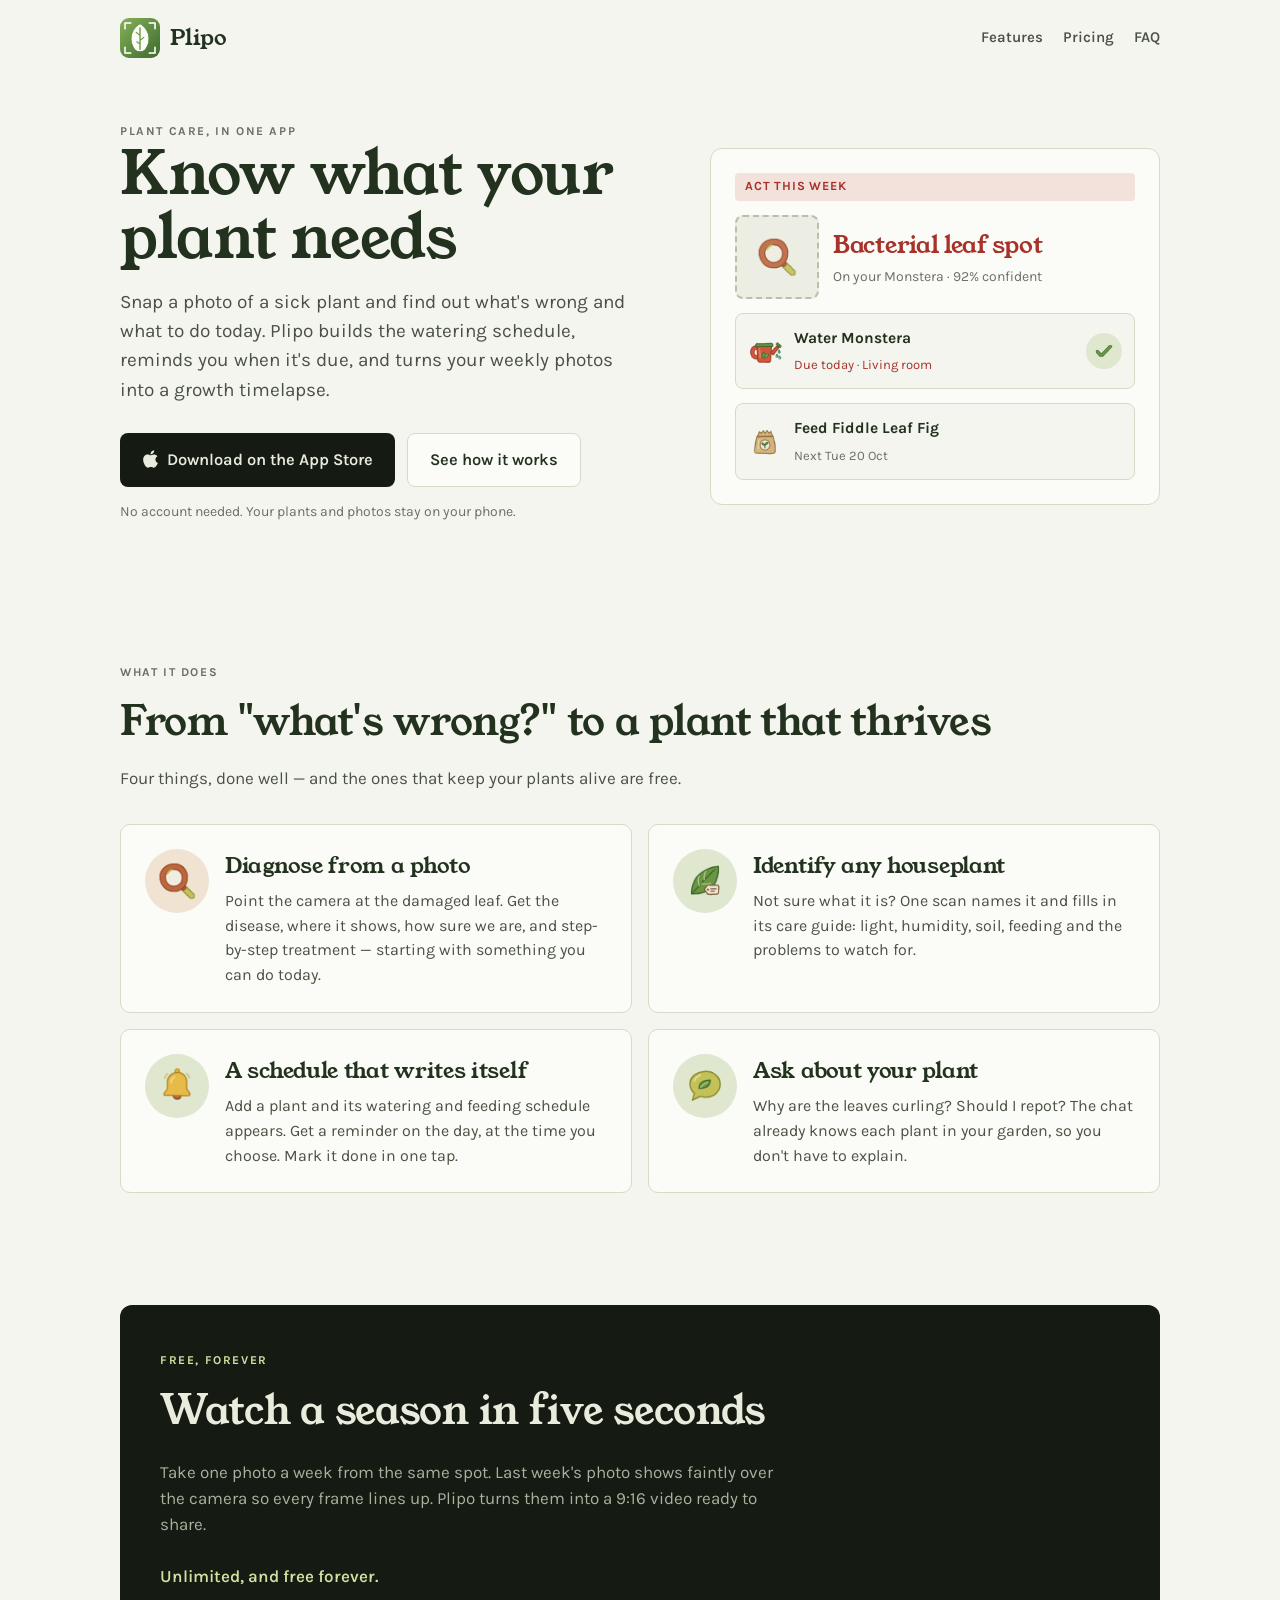
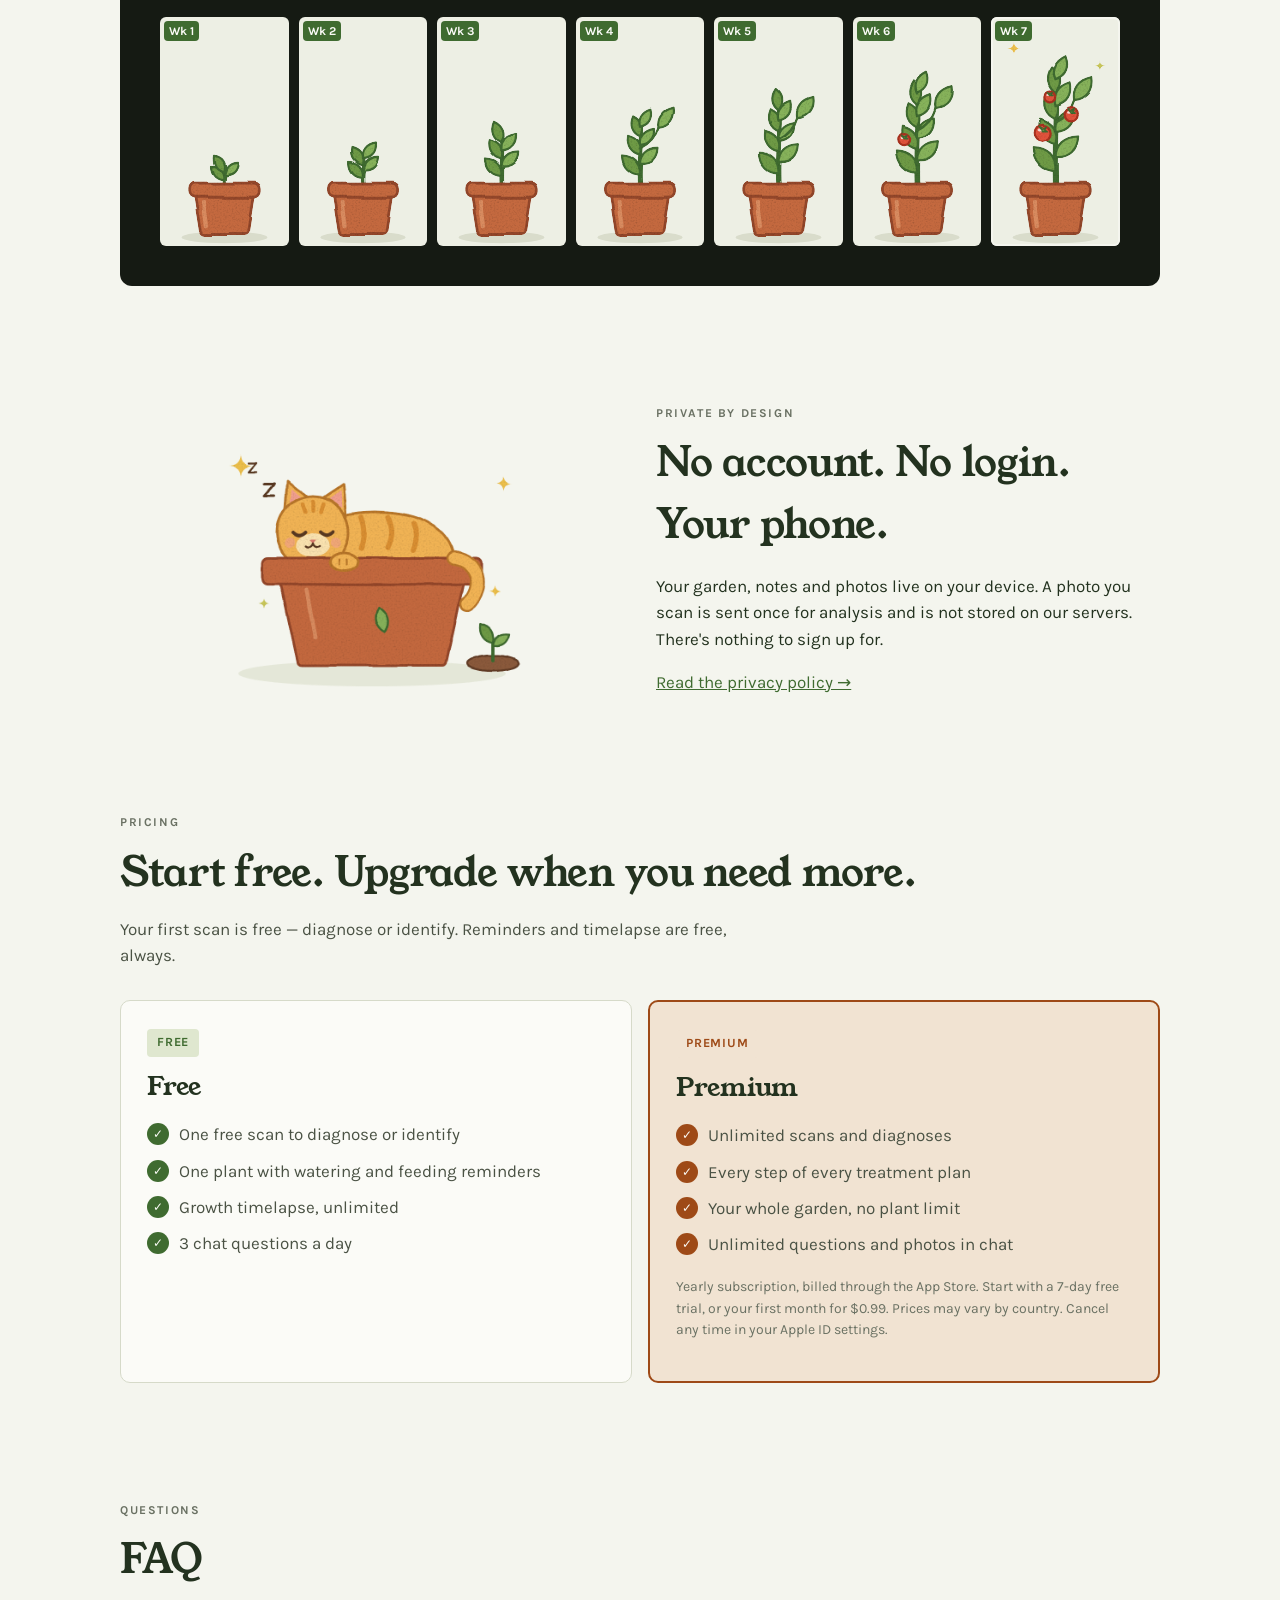
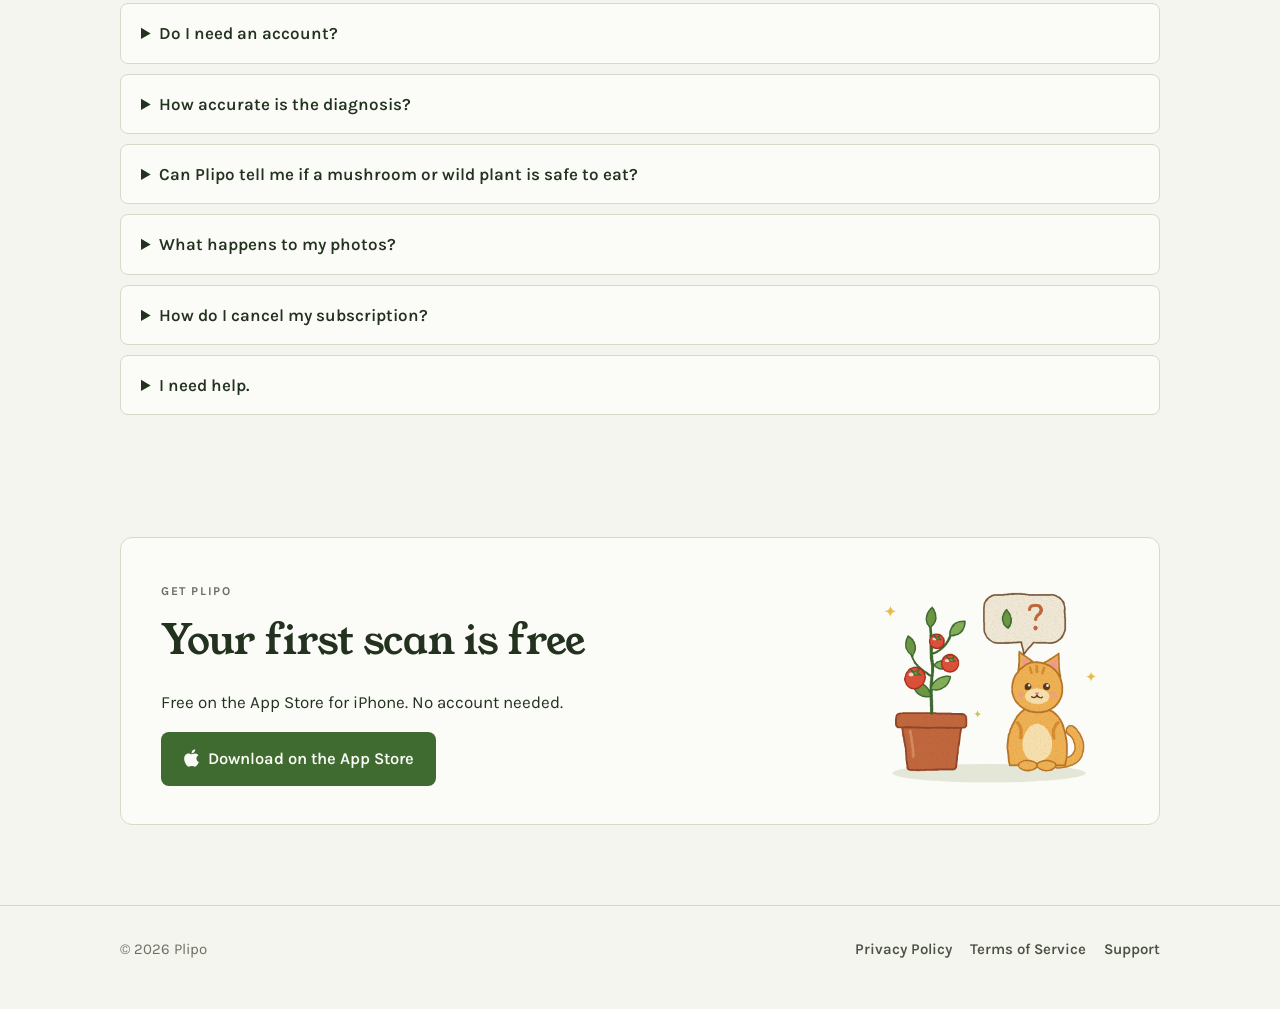
<file: index.html>
<!doctype html>
<html lang="en">
<head>
  <meta charset="utf-8">
  <meta name="viewport" content="width=device-width, initial-scale=1">
  <title>Plipo — Plant care, diagnosis and growth timelapse</title>
  <meta name="description" content="Scan a sick plant and find out what's wrong. Plipo builds the watering schedule, reminds you when it's due, answers your plant questions and turns weekly photos into a growth timelapse.">
  <meta property="og:title" content="Plipo — Know what your plant needs">
  <meta property="og:description" content="Diagnosis from a photo, an automatic watering schedule, a plant chat and a growth timelapse. No account needed.">
  <meta property="og:image" content="assets/img/ill_empty_timelapse.png">
  <link rel="icon" type="image/png" href="assets/img/app_icon.png">
  <link rel="apple-touch-icon" href="assets/img/app_icon.png">
  <link rel="preconnect" href="https://fonts.googleapis.com">
  <link rel="preconnect" href="https://fonts.gstatic.com" crossorigin>
  <link href="https://fonts.googleapis.com/css2?family=Karla:ital,wght@0,400;0,500;0,600;0,700;1,400&family=Young+Serif&display=swap" rel="stylesheet">
  <link rel="stylesheet" href="styles.css">
</head>
<body>
  <header class="wrap top">
    <a class="brand" href="./"><img class="mark" src="assets/img/app_icon.png" alt=""><span>Plipo</span></a>
    <nav>
      <a class="hide-sm" href="#features">Features</a>
      <a class="hide-sm" href="#pricing">Pricing</a>
      <a href="#faq">FAQ</a>
    </nav>
  </header>

  <main>
    <div class="wrap hero">
      <div>
        <span class="overline">Plant care, in one app</span>
        <h1>Know what your plant needs</h1>
        <p class="lead">Snap a photo of a sick plant and find out what's wrong and what to do today. Plipo builds the watering schedule, reminds you when it's due, and turns your weekly photos into a growth timelapse.</p>
        <div class="cta">
          <a class="btn dark store-live" href="https://apps.apple.com/app/id6817727547"><svg class="apple" viewBox="0 0 384 512" aria-hidden="true"><path fill="currentColor" d="M318.7 268.7c-.2-36.7 16.4-64.4 50-84.8-18.8-26.9-47.2-41.7-84.7-44.6-35.5-2.8-74.3 20.7-88.5 20.7-15 0-49.4-19.7-76.4-19.7C63.3 141.2 4 184.8 4 273.5q0 39.3 14.4 81.2c12.8 36.7 59 126.7 107.2 125.2 25.2-.6 43-17.9 75.8-17.9 31.8 0 48.3 17.9 76.4 17.9 48.6-.7 90.4-82.5 102.6-119.3-65.2-30.7-61.7-90-61.7-91.9zm-56.6-164.2c27.3-32.4 24.8-61.9 24-72.5-24.1 1.4-52 16.4-67.9 34.9-17.5 19.8-27.8 44.3-25.6 71.9 26.1 2 49.9-11.4 69.5-34.3z"/></svg>Download on the App Store</a>
          <span class="btn dark store-soon"><svg class="apple" viewBox="0 0 384 512" aria-hidden="true"><path fill="currentColor" d="M318.7 268.7c-.2-36.7 16.4-64.4 50-84.8-18.8-26.9-47.2-41.7-84.7-44.6-35.5-2.8-74.3 20.7-88.5 20.7-15 0-49.4-19.7-76.4-19.7C63.3 141.2 4 184.8 4 273.5q0 39.3 14.4 81.2c12.8 36.7 59 126.7 107.2 125.2 25.2-.6 43-17.9 75.8-17.9 31.8 0 48.3 17.9 76.4 17.9 48.6-.7 90.4-82.5 102.6-119.3-65.2-30.7-61.7-90-61.7-91.9zm-56.6-164.2c27.3-32.4 24.8-61.9 24-72.5-24.1 1.4-52 16.4-67.9 34.9-17.5 19.8-27.8 44.3-25.6 71.9 26.1 2 49.9-11.4 69.5-34.3z"/></svg>Coming soon to the App Store</span>
          <a class="btn outline" href="#features">See how it works</a>
        </div>
        <p class="note">No account needed. Your plants and photos stay on your phone.</p>
      </div>
      <div class="hero-art" aria-hidden="true">
        <span class="chip alert">Act this week</span>
        <div class="dx">
          <div class="ph"><img src="assets/icons/ic_diagnose.png" alt=""></div>
          <div><h3>Bacterial leaf spot</h3><p>On your Monstera · 92% confident</p></div>
        </div>
        <div class="task">
          <img src="assets/icons/ic_water.png" alt="">
          <div><b>Water Monstera</b><span>Due today · Living room</span></div>
          <div class="done"><img src="assets/icons/ic_done.png" alt=""></div>
        </div>
        <div class="task">
          <img src="assets/icons/ic_feed.png" alt="">
          <div><b>Feed Fiddle Leaf Fig</b><span style="color:var(--text-muted)">Next Tue 20 Oct</span></div>
        </div>
      </div>
    </div>

    <section id="features">
      <div class="wrap">
        <span class="overline">What it does</span>
        <h2>From "what's wrong?" to a plant that thrives</h2>
        <p class="sub">Four things, done well — and the ones that keep your plants alive are free.</p>
        <div class="features">
          <div class="feature">
            <div class="circle warm"><img src="assets/icons/ic_diagnose.png" alt=""></div>
            <div><h3>Diagnose from a photo</h3><p>Point the camera at the damaged leaf. Get the disease, where it shows, how sure we are, and step-by-step treatment — starting with something you can do today.</p></div>
          </div>
          <div class="feature">
            <div class="circle"><img src="assets/icons/ic_identify.png" alt=""></div>
            <div><h3>Identify any houseplant</h3><p>Not sure what it is? One scan names it and fills in its care guide: light, humidity, soil, feeding and the problems to watch for.</p></div>
          </div>
          <div class="feature">
            <div class="circle"><img src="assets/icons/ic_reminder.png" alt=""></div>
            <div><h3>A schedule that writes itself</h3><p>Add a plant and its watering and feeding schedule appears. Get a reminder on the day, at the time you choose. Mark it done in one tap.</p></div>
          </div>
          <div class="feature">
            <div class="circle"><img src="assets/icons/ic_chat.png" alt=""></div>
            <div><h3>Ask about your plant</h3><p>Why are the leaves curling? Should I repot? The chat already knows each plant in your garden, so you don't have to explain.</p></div>
          </div>
        </div>
      </div>
    </section>

    <section>
      <div class="wrap">
        <div class="timelapse">
          <div>
            <span class="overline">Free, forever</span>
            <h2>Watch a season in five seconds</h2>
            <p>Take one photo a week from the same spot. Last week's photo shows faintly over the camera so every frame lines up. Plipo turns them into a 9:16 video ready to share.</p>
            <span class="tag">Unlimited, and free forever.</span>
          </div>
          <div class="strip" role="img" aria-label="Seven weekly photos of one plant in the same pot, growing from a seedling to a tomato plant">
            <figure><img src="assets/growth/frame-1.svg" alt=""><figcaption>Wk 1</figcaption></figure>
            <figure><img src="assets/growth/frame-2.svg" alt=""><figcaption>Wk 2</figcaption></figure>
            <figure><img src="assets/growth/frame-3.svg" alt=""><figcaption>Wk 3</figcaption></figure>
            <figure><img src="assets/growth/frame-4.svg" alt=""><figcaption>Wk 4</figcaption></figure>
            <figure><img src="assets/growth/frame-5.svg" alt=""><figcaption>Wk 5</figcaption></figure>
            <figure><img src="assets/growth/frame-6.svg" alt=""><figcaption>Wk 6</figcaption></figure>
            <figure><img src="assets/growth/frame-7.svg" alt=""><figcaption>Wk 7</figcaption></figure>
          </div>
        </div>
      </div>
    </section>

    <section>
      <div class="wrap illo">
        <img src="assets/img/ill_empty_garden.png" alt="An orange cat asleep in an empty flower pot">
        <div>
          <span class="overline">Private by design</span>
          <h2>No account. No login. Your phone.</h2>
          <p class="sub">Your garden, notes and photos live on your device. A photo you scan is sent once for analysis and is not stored on our servers. There's nothing to sign up for.</p>
          <a href="privacy.html">Read the privacy policy →</a>
        </div>
      </div>
    </section>

    <section id="pricing">
      <div class="wrap">
        <span class="overline">Pricing</span>
        <h2>Start free. Upgrade when you need more.</h2>
        <p class="sub">Your first scan is free — diagnose or identify. Reminders and timelapse are free, always.</p>
        <div class="plans">
          <div class="plan">
            <span class="chip ok">Free</span>
            <h3>Free</h3>
            <ul>
              <li>One free scan to diagnose or identify</li>
              <li>One plant with watering and feeding reminders</li>
              <li>Growth timelapse, unlimited</li>
              <li>3 chat questions a day</li>
            </ul>
          </div>
          <div class="plan premium">
            <span class="chip premium">Premium</span>
            <h3>Premium</h3>
            <ul>
              <li>Unlimited scans and diagnoses</li>
              <li>Every step of every treatment plan</li>
              <li>Your whole garden, no plant limit</li>
              <li>Unlimited questions and photos in chat</li>
            </ul>
            <p class="price">Yearly subscription, billed through the App Store. Start with a 7-day free trial, or your first month for $0.99. Prices may vary by country. Cancel any time in your Apple ID settings.</p>
          </div>
        </div>
      </div>
    </section>

    <section id="faq" class="faq">
      <div class="wrap">
        <span class="overline">Questions</span>
        <h2>FAQ</h2>
        <details><summary>Do I need an account?</summary><p>No. Plipo works without sign-up. Your purchases are tied to your Apple ID, so you can restore them on a new device from Settings → Restore purchases.</p></details>
        <details><summary>How accurate is the diagnosis?</summary><p>Plipo uses an AI model and shows how confident it is. A clear, well-lit photo of the affected leaf gives the best result. Treat the result as guidance, not a guarantee — if a plant matters a lot to you, check with a local nursery too.</p></details>
        <details><summary>Can Plipo tell me if a mushroom or wild plant is safe to eat?</summary><p>No, and it never will. Misidentifying something you eat can poison you. Plipo declines these questions on purpose.</p></details>
        <details><summary>What happens to my photos?</summary><p>They stay on your phone. When you scan, the photo is sent once to be analysed and is not kept on our servers. See the <a href="privacy.html">privacy policy</a> for the details.</p></details>
        <details><summary>How do I cancel my subscription?</summary><p>On your iPhone: Settings → your name → Subscriptions → Plipo → Cancel. You keep Premium until the end of the period you paid for.</p></details>
        <details><summary>I need help.</summary><p>Email <a href="mailto:leemint2802@gmail.com">leemint2802@gmail.com</a> — a real person reads every message.</p></details>
      </div>
    </section>
    <section id="download">
      <div class="wrap">
        <div class="get">
          <div>
            <span class="overline">Get Plipo</span>
            <h2>Your first scan is free</h2>
            <p class="sub">Free on the App Store for iPhone. No account needed.</p>
            <a class="btn primary store-live" href="https://apps.apple.com/app/id6817727547"><svg class="apple" viewBox="0 0 384 512" aria-hidden="true"><path fill="currentColor" d="M318.7 268.7c-.2-36.7 16.4-64.4 50-84.8-18.8-26.9-47.2-41.7-84.7-44.6-35.5-2.8-74.3 20.7-88.5 20.7-15 0-49.4-19.7-76.4-19.7C63.3 141.2 4 184.8 4 273.5q0 39.3 14.4 81.2c12.8 36.7 59 126.7 107.2 125.2 25.2-.6 43-17.9 75.8-17.9 31.8 0 48.3 17.9 76.4 17.9 48.6-.7 90.4-82.5 102.6-119.3-65.2-30.7-61.7-90-61.7-91.9zm-56.6-164.2c27.3-32.4 24.8-61.9 24-72.5-24.1 1.4-52 16.4-67.9 34.9-17.5 19.8-27.8 44.3-25.6 71.9 26.1 2 49.9-11.4 69.5-34.3z"/></svg>Download on the App Store</a>
            <span class="btn outline store-soon"><svg class="apple" viewBox="0 0 384 512" aria-hidden="true"><path fill="currentColor" d="M318.7 268.7c-.2-36.7 16.4-64.4 50-84.8-18.8-26.9-47.2-41.7-84.7-44.6-35.5-2.8-74.3 20.7-88.5 20.7-15 0-49.4-19.7-76.4-19.7C63.3 141.2 4 184.8 4 273.5q0 39.3 14.4 81.2c12.8 36.7 59 126.7 107.2 125.2 25.2-.6 43-17.9 75.8-17.9 31.8 0 48.3 17.9 76.4 17.9 48.6-.7 90.4-82.5 102.6-119.3-65.2-30.7-61.7-90-61.7-91.9zm-56.6-164.2c27.3-32.4 24.8-61.9 24-72.5-24.1 1.4-52 16.4-67.9 34.9-17.5 19.8-27.8 44.3-25.6 71.9 26.1 2 49.9-11.4 69.5-34.3z"/></svg>Coming soon to the App Store</span>
          </div>
          <img class="art" src="assets/img/ill_empty_chat.png" alt="An orange cat looking up at a tomato plant">
        </div>
      </div>
    </section>
  </main>

  <footer>
    <div class="wrap row">
      <span>© 2026 Plipo</span>
      <nav>
        <a href="privacy.html">Privacy Policy</a>
        <a href="terms.html">Terms of Service</a>
        <a href="mailto:leemint2802@gmail.com">Support</a>
      </nav>
    </div>
  </footer>
</body>
</html>
</file>
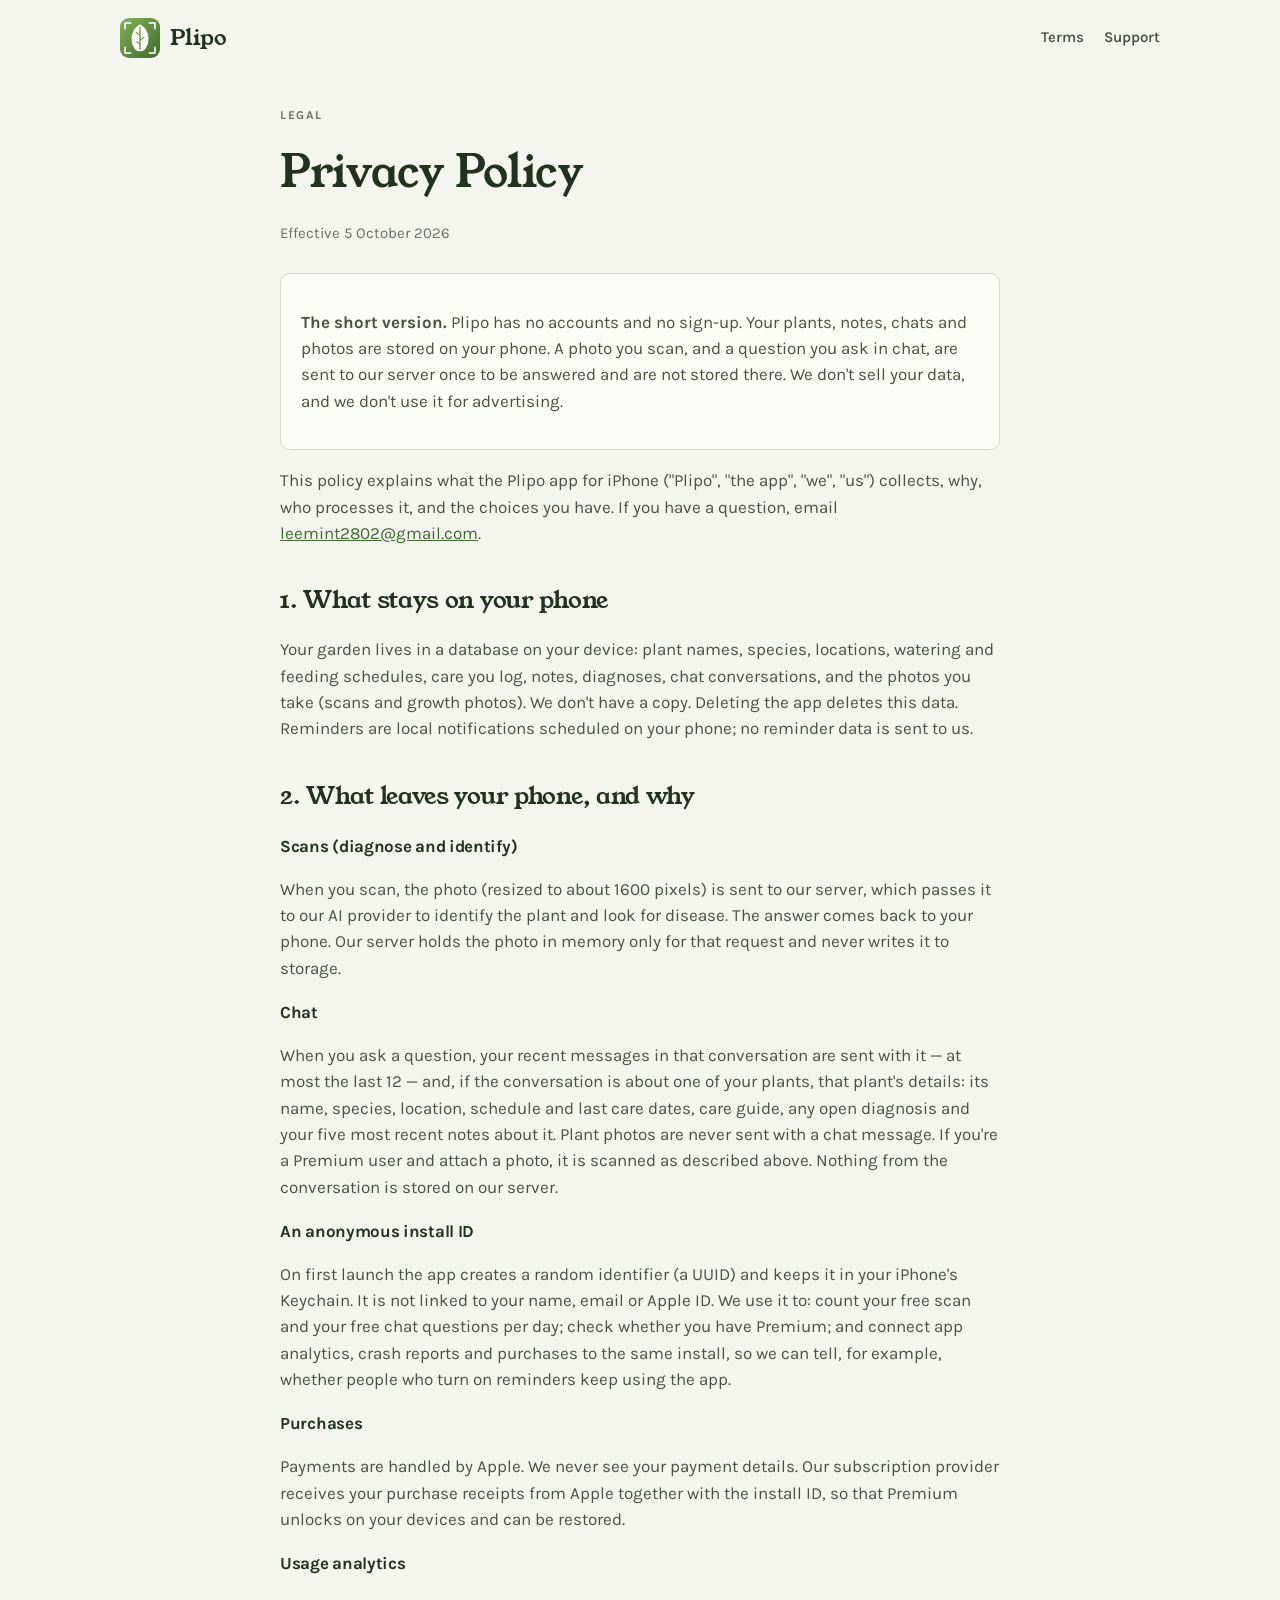
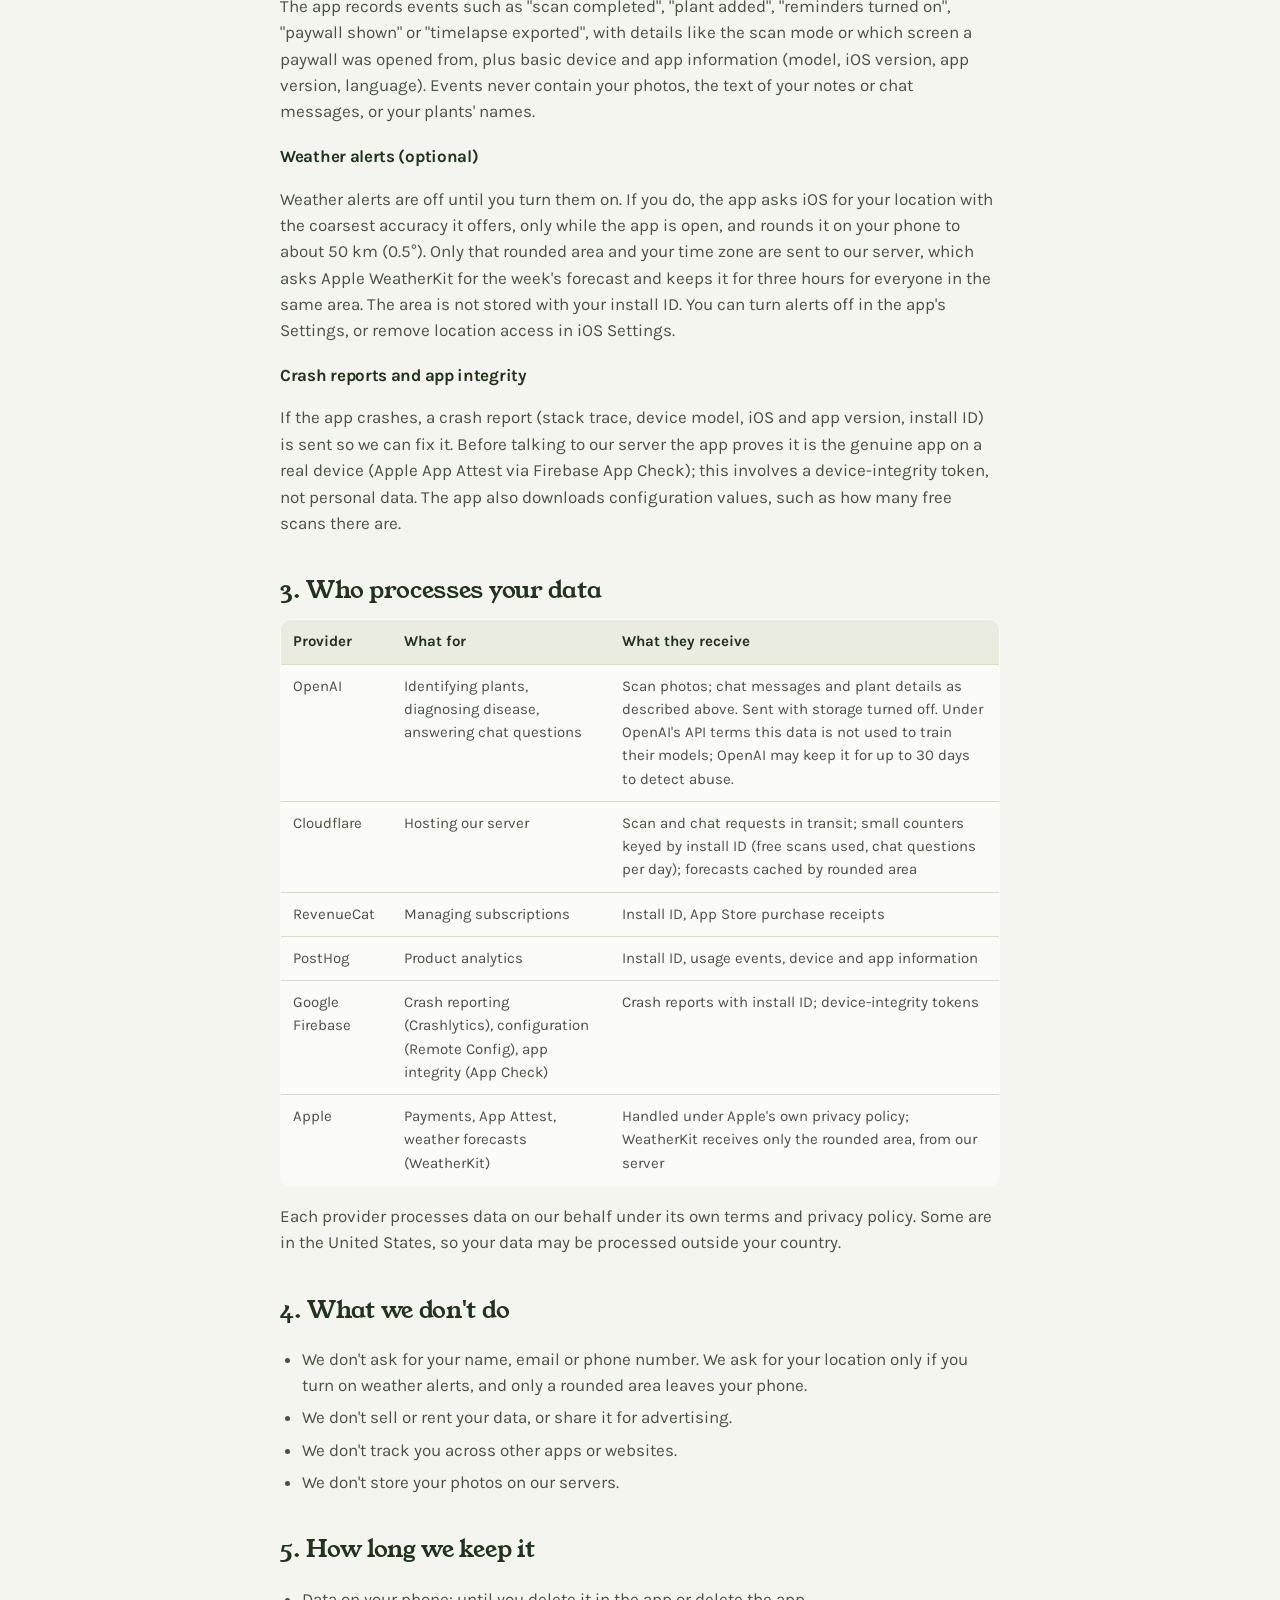
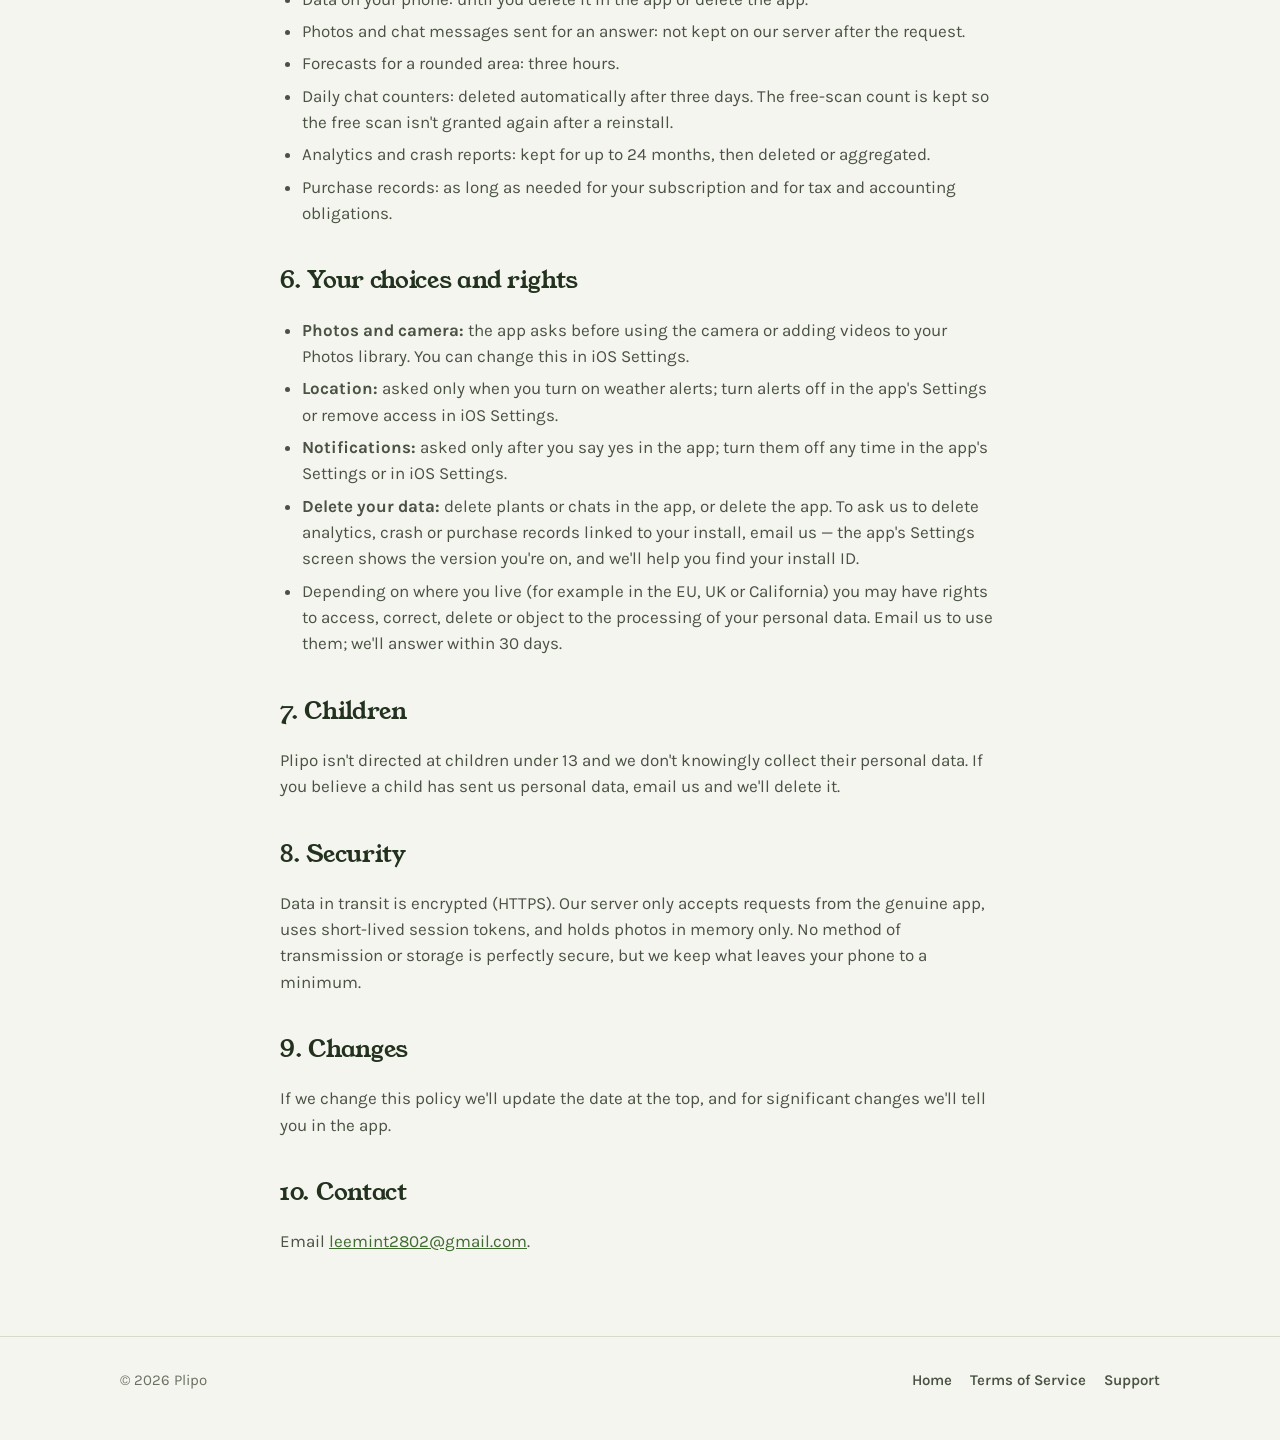
<file: privacy.html>
<!doctype html>
<html lang="en">
<head>
  <meta charset="utf-8">
  <meta name="viewport" content="width=device-width, initial-scale=1">
  <title>Privacy Policy — Plipo</title>
  <meta name="description" content="How the Plipo plant care app handles your photos, plants and other data.">
  <link rel="icon" type="image/png" href="assets/img/app_icon.png">
  <link rel="preconnect" href="https://fonts.googleapis.com">
  <link rel="preconnect" href="https://fonts.gstatic.com" crossorigin>
  <link href="https://fonts.googleapis.com/css2?family=Karla:ital,wght@0,400;0,500;0,600;0,700;1,400&family=Young+Serif&display=swap" rel="stylesheet">
  <link rel="stylesheet" href="styles.css">
</head>
<body>
  <header class="wrap top">
    <a class="brand" href="./"><img class="mark" src="assets/img/app_icon.png" alt=""><span>Plipo</span></a>
    <nav><a href="terms.html">Terms</a><a href="mailto:leemint2802@gmail.com">Support</a></nav>
  </header>

  <main class="legal">
    <span class="overline">Legal</span>
    <h1>Privacy Policy</h1>
    <p class="updated">Effective 5 October 2026</p>

    <div class="box">
      <p><strong>The short version.</strong> Plipo has no accounts and no sign-up. Your plants, notes, chats and photos are stored on your phone. A photo you scan, and a question you ask in chat, are sent to our server once to be answered and are not stored there. We don't sell your data, and we don't use it for advertising.</p>
    </div>

    <p>This policy explains what the Plipo app for iPhone ("Plipo", "the app", "we", "us") collects, why, who processes it, and the choices you have. If you have a question, email <a href="mailto:leemint2802@gmail.com">leemint2802@gmail.com</a>.</p>

    <h2>1. What stays on your phone</h2>
    <p>Your garden lives in a database on your device: plant names, species, locations, watering and feeding schedules, care you log, notes, diagnoses, chat conversations, and the photos you take (scans and growth photos). We don't have a copy. Deleting the app deletes this data. Reminders are local notifications scheduled on your phone; no reminder data is sent to us.</p>

    <h2>2. What leaves your phone, and why</h2>

    <h3>Scans (diagnose and identify)</h3>
    <p>When you scan, the photo (resized to about 1600 pixels) is sent to our server, which passes it to our AI provider to identify the plant and look for disease. The answer comes back to your phone. Our server holds the photo in memory only for that request and never writes it to storage.</p>

    <h3>Chat</h3>
    <p>When you ask a question, your recent messages in that conversation are sent with it — at most the last 12 — and, if the conversation is about one of your plants, that plant's details: its name, species, location, schedule and last care dates, care guide, any open diagnosis and your five most recent notes about it. Plant photos are never sent with a chat message. If you're a Premium user and attach a photo, it is scanned as described above. Nothing from the conversation is stored on our server.</p>

    <h3>An anonymous install ID</h3>
    <p>On first launch the app creates a random identifier (a UUID) and keeps it in your iPhone's Keychain. It is not linked to your name, email or Apple ID. We use it to: count your free scan and your free chat questions per day; check whether you have Premium; and connect app analytics, crash reports and purchases to the same install, so we can tell, for example, whether people who turn on reminders keep using the app.</p>

    <h3>Purchases</h3>
    <p>Payments are handled by Apple. We never see your payment details. Our subscription provider receives your purchase receipts from Apple together with the install ID, so that Premium unlocks on your devices and can be restored.</p>

    <h3>Usage analytics</h3>
    <p>The app records events such as "scan completed", "plant added", "reminders turned on", "paywall shown" or "timelapse exported", with details like the scan mode or which screen a paywall was opened from, plus basic device and app information (model, iOS version, app version, language). Events never contain your photos, the text of your notes or chat messages, or your plants' names.</p>

    <h3>Weather alerts (optional)</h3>
    <p>Weather alerts are off until you turn them on. If you do, the app asks iOS for your location with the coarsest accuracy it offers, only while the app is open, and rounds it on your phone to about 50 km (0.5°). Only that rounded area and your time zone are sent to our server, which asks Apple WeatherKit for the week's forecast and keeps it for three hours for everyone in the same area. The area is not stored with your install ID. You can turn alerts off in the app's Settings, or remove location access in iOS Settings.</p>

    <h3>Crash reports and app integrity</h3>
    <p>If the app crashes, a crash report (stack trace, device model, iOS and app version, install ID) is sent so we can fix it. Before talking to our server the app proves it is the genuine app on a real device (Apple App Attest via Firebase App Check); this involves a device-integrity token, not personal data. The app also downloads configuration values, such as how many free scans there are.</p>

    <h2>3. Who processes your data</h2>
    <table>
      <tr><th>Provider</th><th>What for</th><th>What they receive</th></tr>
      <tr><td>OpenAI</td><td>Identifying plants, diagnosing disease, answering chat questions</td><td>Scan photos; chat messages and plant details as described above. Sent with storage turned off. Under OpenAI's API terms this data is not used to train their models; OpenAI may keep it for up to 30 days to detect abuse.</td></tr>
      <tr><td>Cloudflare</td><td>Hosting our server</td><td>Scan and chat requests in transit; small counters keyed by install ID (free scans used, chat questions per day); forecasts cached by rounded area</td></tr>
      <tr><td>RevenueCat</td><td>Managing subscriptions</td><td>Install ID, App Store purchase receipts</td></tr>
      <tr><td>PostHog</td><td>Product analytics</td><td>Install ID, usage events, device and app information</td></tr>
      <tr><td>Google Firebase</td><td>Crash reporting (Crashlytics), configuration (Remote Config), app integrity (App Check)</td><td>Crash reports with install ID; device-integrity tokens</td></tr>
      <tr><td>Apple</td><td>Payments, App Attest, weather forecasts (WeatherKit)</td><td>Handled under Apple's own privacy policy; WeatherKit receives only the rounded area, from our server</td></tr>
    </table>
    <p>Each provider processes data on our behalf under its own terms and privacy policy. Some are in the United States, so your data may be processed outside your country.</p>

    <h2>4. What we don't do</h2>
    <ul>
      <li>We don't ask for your name, email or phone number. We ask for your location only if you turn on weather alerts, and only a rounded area leaves your phone.</li>
      <li>We don't sell or rent your data, or share it for advertising.</li>
      <li>We don't track you across other apps or websites.</li>
      <li>We don't store your photos on our servers.</li>
    </ul>

    <h2>5. How long we keep it</h2>
    <ul>
      <li>Data on your phone: until you delete it in the app or delete the app.</li>
      <li>Photos and chat messages sent for an answer: not kept on our server after the request.</li>
      <li>Forecasts for a rounded area: three hours.</li>
      <li>Daily chat counters: deleted automatically after three days. The free-scan count is kept so the free scan isn't granted again after a reinstall.</li>
      <li>Analytics and crash reports: kept for up to 24 months, then deleted or aggregated.</li>
      <li>Purchase records: as long as needed for your subscription and for tax and accounting obligations.</li>
    </ul>

    <h2>6. Your choices and rights</h2>
    <ul>
      <li><strong>Photos and camera:</strong> the app asks before using the camera or adding videos to your Photos library. You can change this in iOS Settings.</li>
      <li><strong>Location:</strong> asked only when you turn on weather alerts; turn alerts off in the app's Settings or remove access in iOS Settings.</li>
      <li><strong>Notifications:</strong> asked only after you say yes in the app; turn them off any time in the app's Settings or in iOS Settings.</li>
      <li><strong>Delete your data:</strong> delete plants or chats in the app, or delete the app. To ask us to delete analytics, crash or purchase records linked to your install, email us — the app's Settings screen shows the version you're on, and we'll help you find your install ID.</li>
      <li>Depending on where you live (for example in the EU, UK or California) you may have rights to access, correct, delete or object to the processing of your personal data. Email us to use them; we'll answer within 30 days.</li>
    </ul>

    <h2>7. Children</h2>
    <p>Plipo isn't directed at children under 13 and we don't knowingly collect their personal data. If you believe a child has sent us personal data, email us and we'll delete it.</p>

    <h2>8. Security</h2>
    <p>Data in transit is encrypted (HTTPS). Our server only accepts requests from the genuine app, uses short-lived session tokens, and holds photos in memory only. No method of transmission or storage is perfectly secure, but we keep what leaves your phone to a minimum.</p>

    <h2>9. Changes</h2>
    <p>If we change this policy we'll update the date at the top, and for significant changes we'll tell you in the app.</p>

    <h2>10. Contact</h2>
    <p>Email <a href="mailto:leemint2802@gmail.com">leemint2802@gmail.com</a>.</p>
  </main>

  <footer>
    <div class="wrap row">
      <span>© 2026 Plipo</span>
      <nav><a href="./">Home</a><a href="terms.html">Terms of Service</a><a href="mailto:leemint2802@gmail.com">Support</a></nav>
    </div>
  </footer>
</body>
</html>
</file>
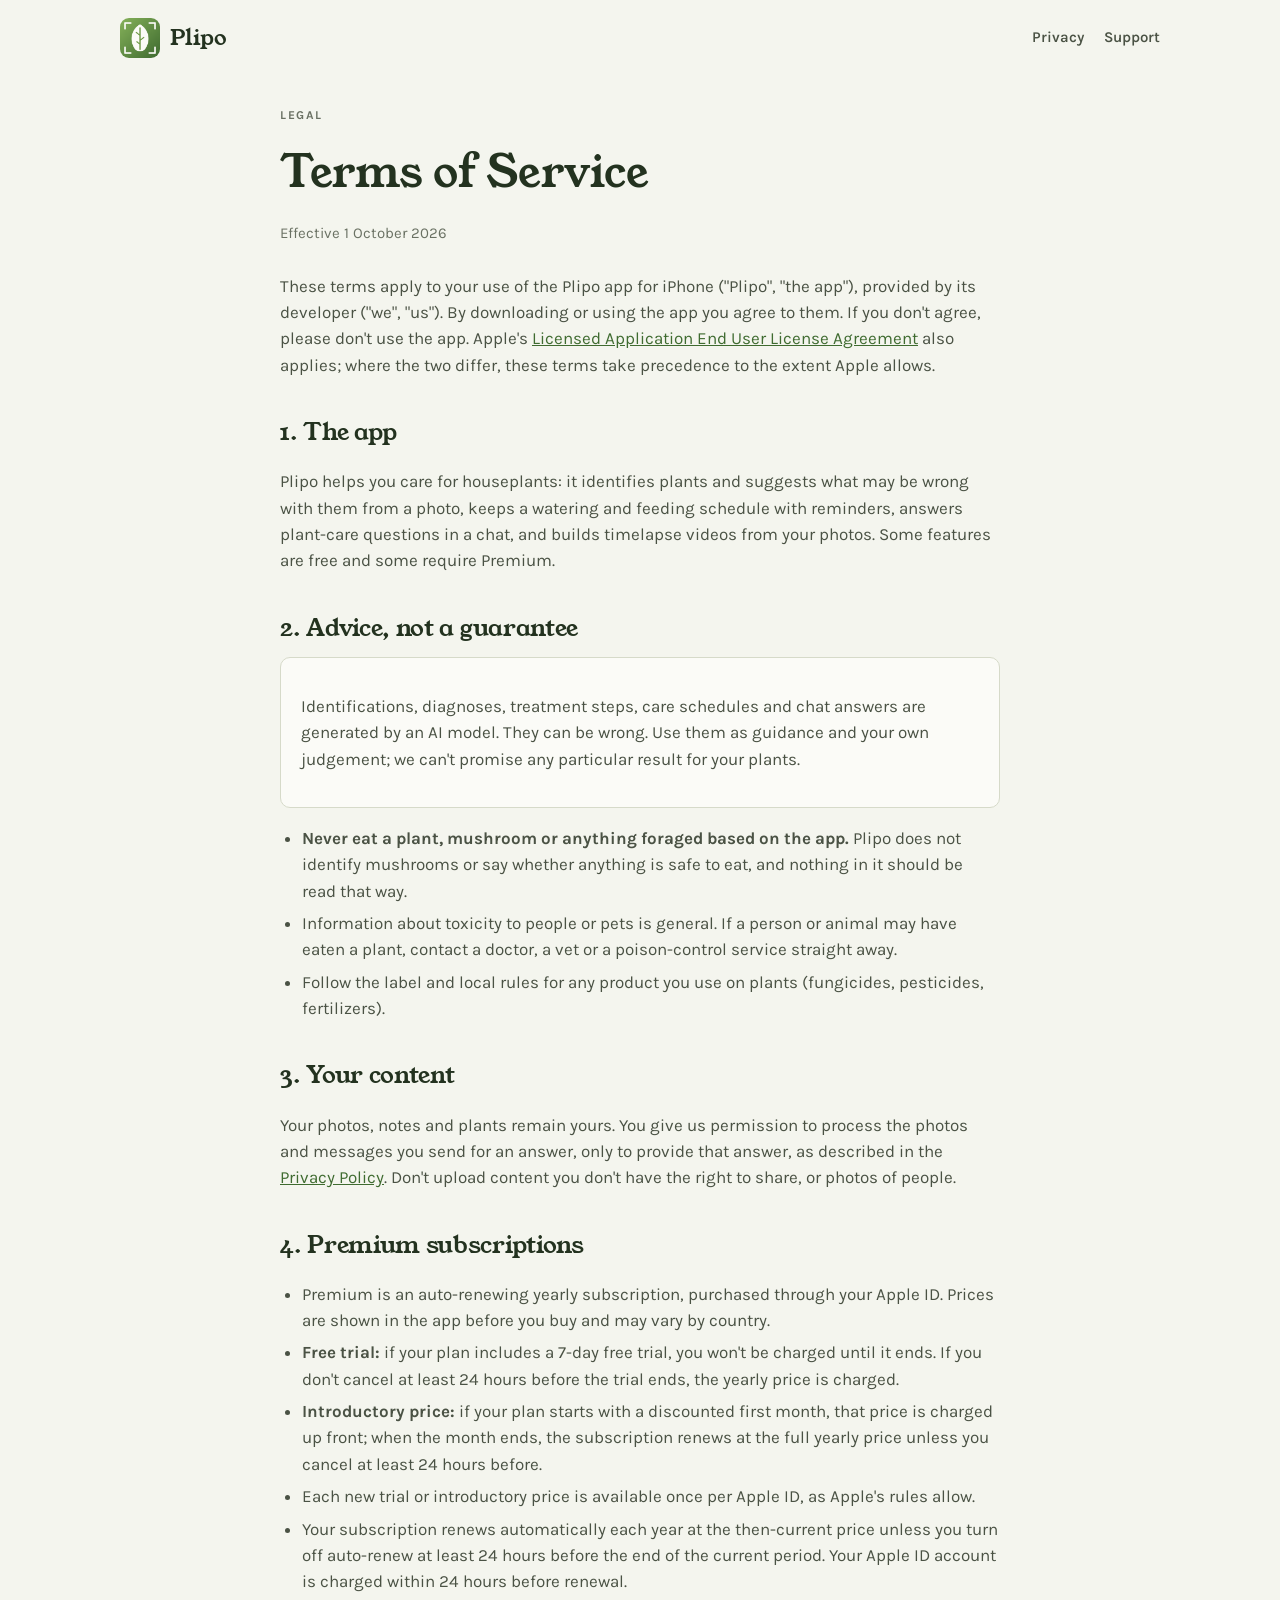
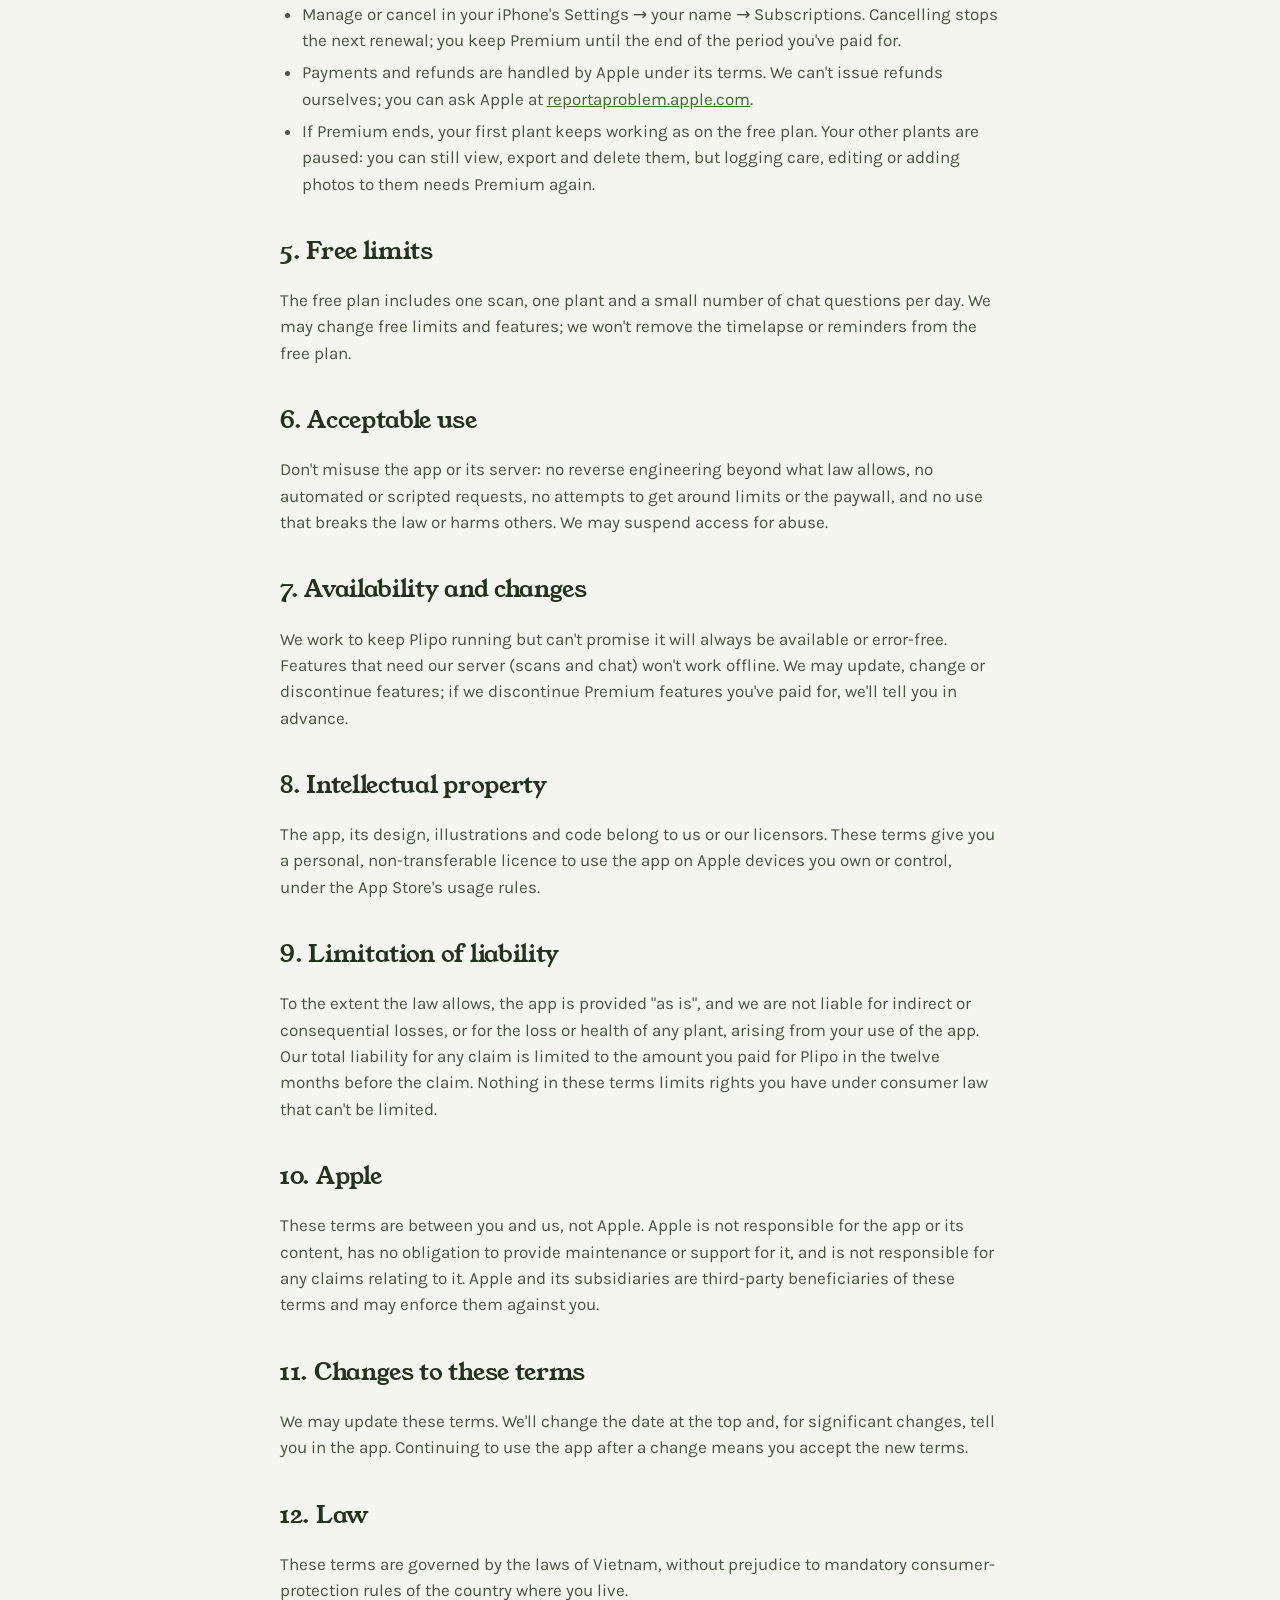
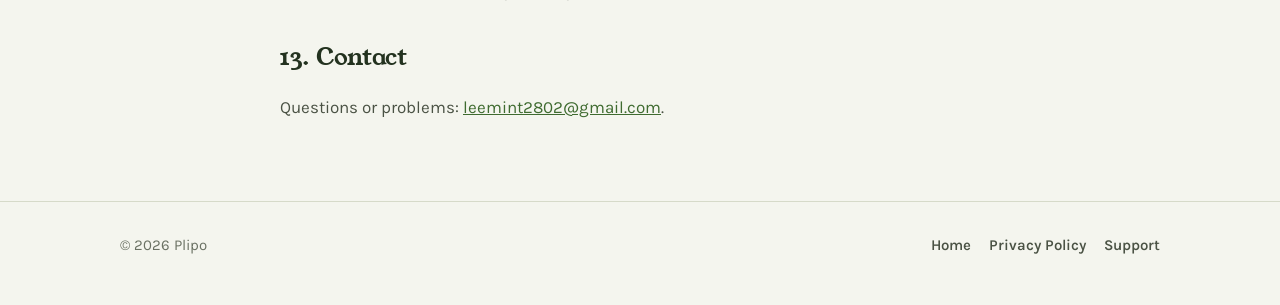
<file: terms.html>
<!doctype html>
<html lang="en">
<head>
  <meta charset="utf-8">
  <meta name="viewport" content="width=device-width, initial-scale=1">
  <title>Terms of Service — Plipo</title>
  <meta name="description" content="The terms for using the Plipo plant care app, including subscriptions.">
  <link rel="icon" type="image/png" href="assets/img/app_icon.png">
  <link rel="preconnect" href="https://fonts.googleapis.com">
  <link rel="preconnect" href="https://fonts.gstatic.com" crossorigin>
  <link href="https://fonts.googleapis.com/css2?family=Karla:ital,wght@0,400;0,500;0,600;0,700;1,400&family=Young+Serif&display=swap" rel="stylesheet">
  <link rel="stylesheet" href="styles.css">
</head>
<body>
  <header class="wrap top">
    <a class="brand" href="./"><img class="mark" src="assets/img/app_icon.png" alt=""><span>Plipo</span></a>
    <nav><a href="privacy.html">Privacy</a><a href="mailto:leemint2802@gmail.com">Support</a></nav>
  </header>

  <main class="legal">
    <span class="overline">Legal</span>
    <h1>Terms of Service</h1>
    <p class="updated">Effective 1 October 2026</p>

    <p>These terms apply to your use of the Plipo app for iPhone ("Plipo", "the app"), provided by its developer ("we", "us"). By downloading or using the app you agree to them. If you don't agree, please don't use the app. Apple's <a href="https://www.apple.com/legal/internet-services/itunes/dev/stdeula/">Licensed Application End User License Agreement</a> also applies; where the two differ, these terms take precedence to the extent Apple allows.</p>

    <h2>1. The app</h2>
    <p>Plipo helps you care for houseplants: it identifies plants and suggests what may be wrong with them from a photo, keeps a watering and feeding schedule with reminders, answers plant-care questions in a chat, and builds timelapse videos from your photos. Some features are free and some require Premium.</p>

    <h2>2. Advice, not a guarantee</h2>
    <div class="box">
      <p>Identifications, diagnoses, treatment steps, care schedules and chat answers are generated by an AI model. They can be wrong. Use them as guidance and your own judgement; we can't promise any particular result for your plants.</p>
    </div>
    <ul>
      <li><strong>Never eat a plant, mushroom or anything foraged based on the app.</strong> Plipo does not identify mushrooms or say whether anything is safe to eat, and nothing in it should be read that way.</li>
      <li>Information about toxicity to people or pets is general. If a person or animal may have eaten a plant, contact a doctor, a vet or a poison-control service straight away.</li>
      <li>Follow the label and local rules for any product you use on plants (fungicides, pesticides, fertilizers).</li>
    </ul>

    <h2>3. Your content</h2>
    <p>Your photos, notes and plants remain yours. You give us permission to process the photos and messages you send for an answer, only to provide that answer, as described in the <a href="privacy.html">Privacy Policy</a>. Don't upload content you don't have the right to share, or photos of people.</p>

    <h2>4. Premium subscriptions</h2>
    <ul>
      <li>Premium is an auto-renewing yearly subscription, purchased through your Apple ID. Prices are shown in the app before you buy and may vary by country.</li>
      <li><strong>Free trial:</strong> if your plan includes a 7-day free trial, you won't be charged until it ends. If you don't cancel at least 24 hours before the trial ends, the yearly price is charged.</li>
      <li><strong>Introductory price:</strong> if your plan starts with a discounted first month, that price is charged up front; when the month ends, the subscription renews at the full yearly price unless you cancel at least 24 hours before.</li>
      <li>Each new trial or introductory price is available once per Apple ID, as Apple's rules allow.</li>
      <li>Your subscription renews automatically each year at the then-current price unless you turn off auto-renew at least 24 hours before the end of the current period. Your Apple ID account is charged within 24 hours before renewal.</li>
      <li>Manage or cancel in your iPhone's Settings → your name → Subscriptions. Cancelling stops the next renewal; you keep Premium until the end of the period you've paid for.</li>
      <li>Payments and refunds are handled by Apple under its terms. We can't issue refunds ourselves; you can ask Apple at <a href="https://reportaproblem.apple.com">reportaproblem.apple.com</a>.</li>
      <li>If Premium ends, your first plant keeps working as on the free plan. Your other plants are paused: you can still view, export and delete them, but logging care, editing or adding photos to them needs Premium again.</li>
    </ul>

    <h2>5. Free limits</h2>
    <p>The free plan includes one scan, one plant and a small number of chat questions per day. We may change free limits and features; we won't remove the timelapse or reminders from the free plan.</p>

    <h2>6. Acceptable use</h2>
    <p>Don't misuse the app or its server: no reverse engineering beyond what law allows, no automated or scripted requests, no attempts to get around limits or the paywall, and no use that breaks the law or harms others. We may suspend access for abuse.</p>

    <h2>7. Availability and changes</h2>
    <p>We work to keep Plipo running but can't promise it will always be available or error-free. Features that need our server (scans and chat) won't work offline. We may update, change or discontinue features; if we discontinue Premium features you've paid for, we'll tell you in advance.</p>

    <h2>8. Intellectual property</h2>
    <p>The app, its design, illustrations and code belong to us or our licensors. These terms give you a personal, non-transferable licence to use the app on Apple devices you own or control, under the App Store's usage rules.</p>

    <h2>9. Limitation of liability</h2>
    <p>To the extent the law allows, the app is provided "as is", and we are not liable for indirect or consequential losses, or for the loss or health of any plant, arising from your use of the app. Our total liability for any claim is limited to the amount you paid for Plipo in the twelve months before the claim. Nothing in these terms limits rights you have under consumer law that can't be limited.</p>

    <h2>10. Apple</h2>
    <p>These terms are between you and us, not Apple. Apple is not responsible for the app or its content, has no obligation to provide maintenance or support for it, and is not responsible for any claims relating to it. Apple and its subsidiaries are third-party beneficiaries of these terms and may enforce them against you.</p>

    <h2>11. Changes to these terms</h2>
    <p>We may update these terms. We'll change the date at the top and, for significant changes, tell you in the app. Continuing to use the app after a change means you accept the new terms.</p>

    <h2>12. Law</h2>
    <p>These terms are governed by the laws of Vietnam, without prejudice to mandatory consumer-protection rules of the country where you live.</p>

    <h2>13. Contact</h2>
    <p>Questions or problems: <a href="mailto:leemint2802@gmail.com">leemint2802@gmail.com</a>.</p>
  </main>

  <footer>
    <div class="wrap row">
      <span>© 2026 Plipo</span>
      <nav><a href="./">Home</a><a href="privacy.html">Privacy Policy</a><a href="mailto:leemint2802@gmail.com">Support</a></nav>
    </div>
  </footer>
</body>
</html>
</file>
<file: styles.css>
/* Sprig — Herbarium tokens, the same as the app (docs/design/plantdoc-tokens.json). */
:root {
  --bg-page: #F4F5EE;
  --bg-card: #FBFBF7;
  --bg-surface: #E9ECDF;
  --bg-sunken: #ECEEE3;
  --text-primary: #23321F;
  --text-body: #4A5244;
  --text-muted: #6A7163;
  --border: #D6DAC9;
  --brand: #3F6B30;
  --brand-tint: #DFE7CF;
  --on-brand: #FBFBF7;
  --paywall: #9E4A17;
  --paywall-tint: #F1E3D2;
  --dark: #151A13;
  --dark-text: #E9ECDD;
  --dark-sub: #A9B19C;
  --accent: #CFE3A0;
  --display: 'Young Serif', Georgia, serif;
  --body: 'Karla', system-ui, -apple-system, sans-serif;
}

* { box-sizing: border-box; }
html { -webkit-text-size-adjust: 100%; }
body {
  margin: 0;
  background: var(--bg-page);
  color: var(--text-primary);
  font: 400 17px/1.55 var(--body);
}
img { max-width: 100%; display: block; }
a { color: var(--brand); }
h1, h2, h3 { font-family: var(--display); font-weight: 400; margin: 0; letter-spacing: -0.3px; }

.wrap { max-width: 1080px; margin: 0 auto; padding: 0 20px; }

/* --- header ----------------------------------------------------------- */
.top {
  display: flex; align-items: center; justify-content: space-between;
  padding-block: 18px;
}
.brand { display: flex; align-items: center; gap: 10px; text-decoration: none; color: var(--text-primary); }
.brand .mark { width: 40px; height: 40px; border-radius: 9px; display: block; }
.brand span { font: 400 22px/1 var(--display); }
.top nav { display: flex; gap: 20px; font-weight: 600; font-size: 15px; }
.top nav a { color: var(--text-body); text-decoration: none; }
.top nav a:hover { color: var(--brand); }

/* --- buttons ---------------------------------------------------------- */
.btn {
  display: inline-flex; align-items: center; justify-content: center; gap: 8px;
  height: 54px; padding: 0 22px; border-radius: 8px;
  font: 600 16.5px/1 var(--body); text-decoration: none; border: 0;
}
.btn.primary { background: var(--brand); color: var(--on-brand); }
.btn.outline { background: var(--bg-card); color: var(--text-primary); border: 1px solid var(--border); }
.btn.dark { background: var(--dark); color: var(--dark-text); }
.btn small { font-weight: 500; opacity: .75; }

/* --- hero ------------------------------------------------------------- */
.hero {
  display: grid; grid-template-columns: 1.1fr .9fr; gap: 40px; align-items: center;
  padding-block: 40px 64px;
}
.hero h1 { font-size: clamp(38px, 6vw, 60px); line-height: 1.06; }
.hero p.lead { font-size: 19px; color: var(--text-body); max-width: 520px; margin: 18px 0 28px; }
.hero .cta { display: flex; flex-wrap: wrap; gap: 12px; align-items: center; }
.hero .note { margin-top: 14px; font-size: 14px; color: var(--text-muted); }
.hero-art {
  background: var(--bg-card); border: 1px solid var(--border); border-radius: 12px;
  padding: 24px; display: grid; gap: 14px;
}
.chip {
  display: inline-flex; align-items: center; gap: 6px; height: 28px; padding: 0 10px;
  border-radius: 4px; font-size: 12.5px; font-weight: 700; letter-spacing: .8px; text-transform: uppercase;
}
.chip.alert { background: #F3E1DB; color: #A8322A; }
.chip.ok { background: var(--brand-tint); color: var(--brand); }
.chip.premium { background: var(--paywall-tint); color: var(--paywall); }
.dx { display: flex; gap: 14px; align-items: center; }
.dx .ph {
  width: 84px; height: 84px; border-radius: 8px; flex: none;
  background: var(--bg-sunken); border: 2px dashed #B9BFA8; display: grid; place-items: center;
}
.dx .ph img { width: 44px; opacity: .9; }
.dx h3 { font-size: 24px; color: #A8322A; }
.dx p { margin: 2px 0 0; font-size: 14px; color: var(--text-muted); }
.task {
  display: flex; align-items: center; gap: 12px; padding: 12px; border-radius: 8px;
  border: 1px solid var(--border); background: var(--bg-page);
}
.task img { width: 34px; }
.task b { display: block; font-size: 15.5px; }
.task span { font-size: 13px; color: #A8322A; }
.task .done { margin-left: auto; width: 36px; height: 36px; border-radius: 50%; background: var(--brand-tint); display: grid; place-items: center; }
.task .done img { width: 24px; }

/* --- sections --------------------------------------------------------- */
section { padding: 56px 0; }
.overline { font-size: 12px; font-weight: 700; letter-spacing: 1.6px; text-transform: uppercase; color: var(--text-muted); }
section h2 { font-size: clamp(30px, 4vw, 40px); margin: 8px 0 12px; }
section > .wrap > p.sub { color: var(--text-body); max-width: 620px; margin: 0 0 32px; }

.features { display: grid; grid-template-columns: repeat(2, 1fr); gap: 16px; }
.feature {
  background: var(--bg-card); border: 1px solid var(--border); border-radius: 10px; padding: 24px;
  display: grid; grid-template-columns: 64px 1fr; gap: 16px; align-items: start;
}
.feature .circle { width: 64px; height: 64px; border-radius: 50%; background: var(--brand-tint); display: grid; place-items: center; }
.feature .circle.warm { background: var(--paywall-tint); }
.feature .circle img { width: 42px; }
.feature h3 { font-size: 22px; margin-bottom: 6px; }
.feature p { margin: 0; color: var(--text-body); font-size: 16px; }

.timelapse {
  background: var(--dark); color: var(--dark-text); border-radius: 12px; padding: 40px;
  display: grid; grid-template-columns: minmax(0, 1fr); gap: 28px;
}
.timelapse > div:first-child { max-width: 620px; }
.timelapse h2 { color: var(--dark-text); }
.timelapse p { color: var(--dark-sub); }
.timelapse .overline { color: var(--accent); }
.strip { display: grid; grid-template-columns: repeat(7, minmax(0, 1fr)); gap: 10px; }
.strip figure { margin: 0; position: relative; min-width: 0; }
.strip img { width: 100%; aspect-ratio: 9 / 16; border-radius: 6px; object-fit: cover; }
.strip figure:last-child img { outline: 2.5px solid var(--bg-page); outline-offset: -2.5px; }
.strip figcaption {
  position: absolute; left: 4px; top: 4px; padding: 1px 5px; border-radius: 4px;
  background: var(--brand); color: var(--on-brand); font-size: 12px; font-weight: 700;
  white-space: nowrap; line-height: 1.5;
}
.timelapse .tag { display: inline-block; margin-top: 8px; color: var(--accent); font-weight: 600; }

.illo { display: grid; grid-template-columns: 1fr 1fr; gap: 32px; align-items: center; }
.illo img { max-width: 360px; margin: 0 auto; }

.plans { display: grid; grid-template-columns: 1fr 1fr; gap: 16px; }
.plan { background: var(--bg-card); border: 1px solid var(--border); border-radius: 10px; padding: 26px; }
.plan.premium { border: 2px solid var(--paywall); background: var(--paywall-tint); }
.plan h3 { font-size: 26px; margin: 10px 0 14px; }
.plan ul { list-style: none; padding: 0; margin: 0; display: grid; gap: 10px; }
.plan li { display: flex; gap: 10px; align-items: flex-start; color: var(--text-body); }
.plan li::before {
  content: '✓'; flex: none; width: 22px; height: 22px; border-radius: 50%;
  background: var(--brand); color: var(--on-brand); font-size: 12px; font-weight: 700;
  display: grid; place-items: center; margin-top: 2px;
}
.plan.premium li::before { background: var(--paywall); }
.plan .price { margin-top: 18px; font-size: 14px; color: var(--text-muted); }

.faq details {
  background: var(--bg-card); border: 1px solid var(--border); border-radius: 8px;
  padding: 16px 20px; margin-bottom: 10px;
}
.faq summary { cursor: pointer; font-weight: 600; font-size: 17px; }
.faq details p { margin: 10px 0 0; color: var(--text-body); }

footer { border-top: 1px solid var(--border); padding: 32px 0 48px; margin-top: 24px; font-size: 15px; color: var(--text-muted); }
footer .row { display: flex; flex-wrap: wrap; gap: 20px; justify-content: space-between; align-items: center; }
footer nav { display: flex; gap: 18px; flex-wrap: wrap; }
footer a { color: var(--text-body); font-weight: 600; text-decoration: none; }

/* --- legal pages ------------------------------------------------------ */
.legal { max-width: 760px; padding: 24px 20px 40px; margin: 0 auto; }
.legal h1 { font-size: clamp(34px, 5vw, 44px); margin: 12px 0 6px; }
.legal .updated { color: var(--text-muted); font-size: 15px; margin-bottom: 28px; }
.legal h2 { font-size: 24px; margin: 36px 0 10px; }
.legal h3 { font: 700 17px/1.4 var(--body); margin: 20px 0 6px; }
.legal p, .legal li { color: var(--text-body); }
.legal ul { padding-left: 22px; }
.legal li { margin: 6px 0; }
.legal .box { background: var(--bg-card); border: 1px solid var(--border); border-radius: 10px; padding: 18px 20px; }
.legal table { width: 100%; border-collapse: collapse; font-size: 15px; background: var(--bg-card); border: 1px solid var(--border); border-radius: 10px; overflow: hidden; }
.legal th, .legal td { text-align: left; padding: 10px 12px; border-bottom: 1px solid var(--border); vertical-align: top; color: var(--text-body); }
.legal th { color: var(--text-primary); background: var(--bg-surface); }

@media (max-width: 820px) {
  .hero, .timelapse, .illo, .plans, .features { grid-template-columns: 1fr; }
  .hero { padding-block-start: 16px; }
  .top nav .hide-sm { display: none; }
  .timelapse { padding: 28px 22px; }
  .feature { grid-template-columns: 52px 1fr; padding: 20px; }
  .feature .circle { width: 52px; height: 52px; }
  .feature .circle img { width: 34px; }
}

/* --- App Store: live after launch, "coming soon" before -------------- */
body.prelaunch .store-live { display: none !important; }
body:not(.prelaunch) .store-soon { display: none !important; }
.get {
  background: var(--bg-card); border: 1px solid var(--border); border-radius: 12px; padding: 36px 40px;
  display: grid; grid-template-columns: 1fr auto; gap: 32px; align-items: center;
}
.get h2 { margin-top: 8px; }
.get img { border-radius: 10px; }
.get img.art { width: 260px; border-radius: 0; }
@media (max-width: 820px) {
  .get img.art { display: none; }
  .get { grid-template-columns: 1fr; padding: 26px 22px; }
}

.btn .apple { width: 17px; height: 20px; flex: none; margin-top: -2px; }
@media (max-width: 520px) {
  .strip { grid-template-columns: repeat(4, minmax(0, 1fr)); }
  .strip { gap: 6px; }
  .strip figure:nth-child(-n+3) { display: none; }  /* phones: the last four weeks */
}
</file>
